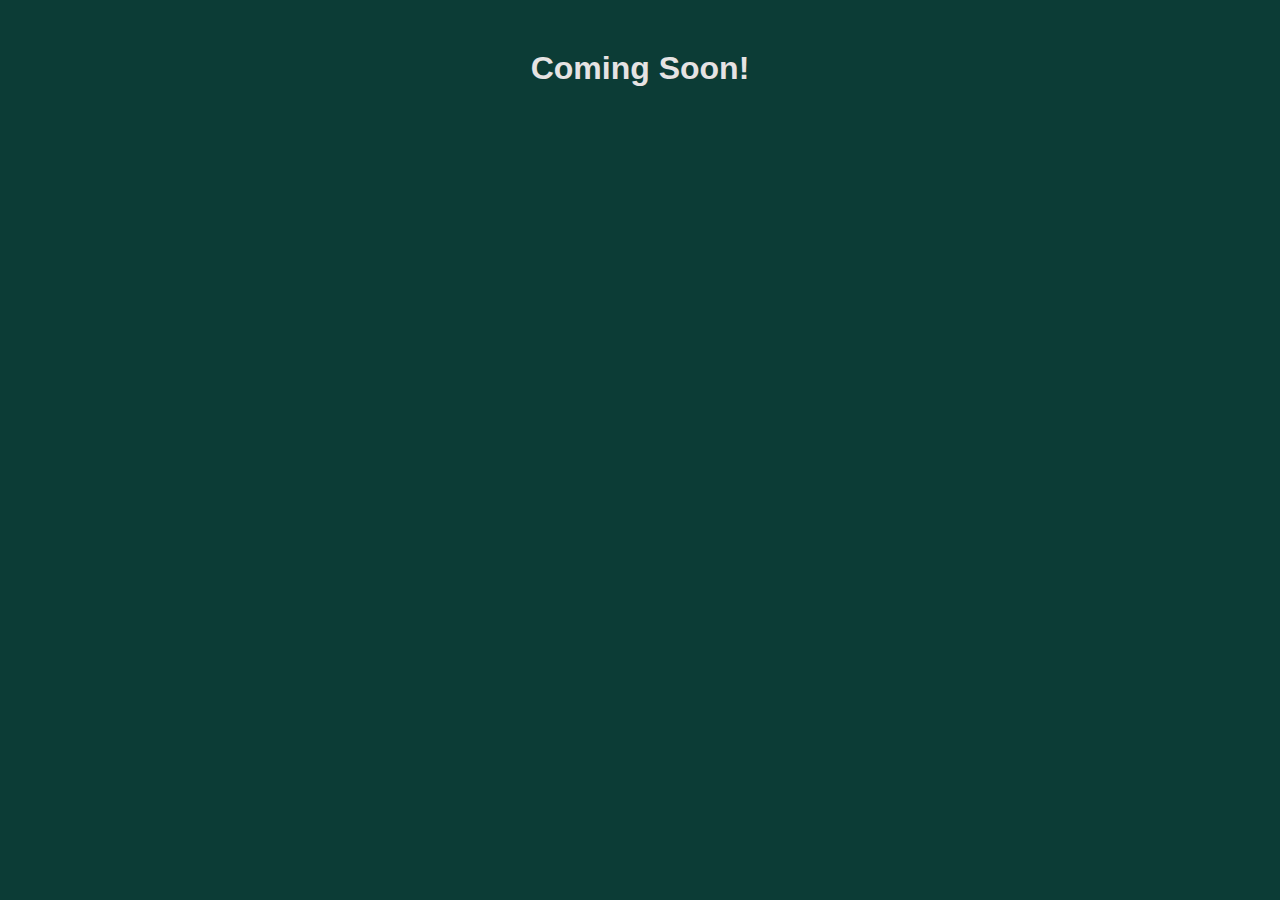
<file: apia.html>
<!DOCTYPE html>
<html lang="en">
<head>
    <meta charset="UTF-8">
    <meta name="viewport" content="width=device-width, initial-scale=1.0">
    <title>CCFJNT Apia</title>
    <link rel="icon" type="image/x-icon" href="./assets/CCFJNT.png" />
    <style>
        body {
            font-family: Arial, sans-serif;
            text-align: center;
            margin-top: 50px;
            background-color: #0c3c36;
        }
        h1 {
            color: #e6e3e3;
        }
    </style>
</head>
<body>
    <h1>Coming Soon!</h1>
</body>
</html>
</file>
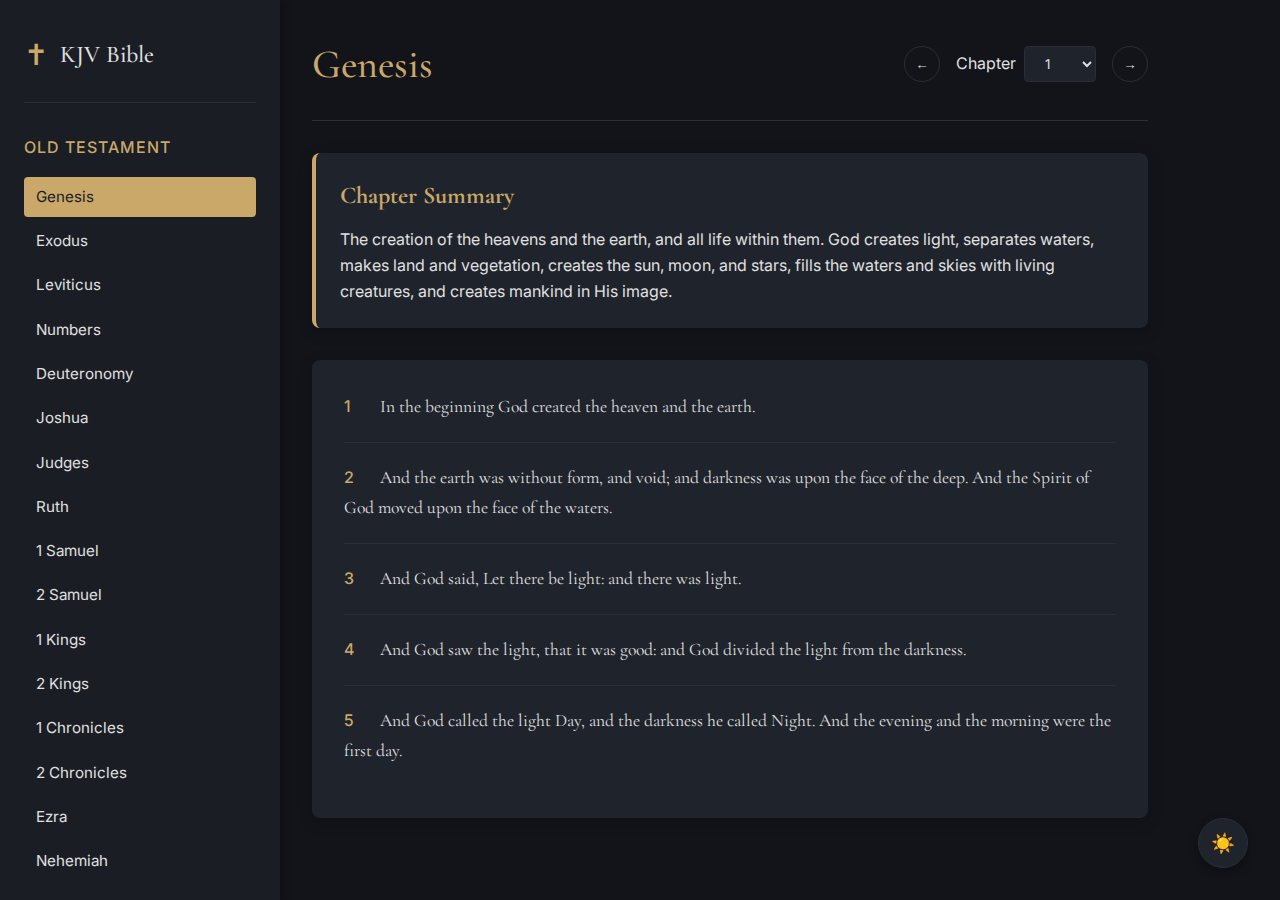
<file: BS.html>
<!DOCTYPE html>
<html lang="en">
<head>
    <meta charset="UTF-8">
    <meta name="viewport" content="width=device-width, initial-scale=1.0">
    <title>Dark Mode KJV Bible Reader</title>
    <link rel="preconnect" href="https://fonts.googleapis.com">
    <link rel="preconnect" href="https://fonts.gstatic.com" crossorigin>
    <link href="https://fonts.googleapis.com/css2?family=Cormorant+Garamond:wght@400;500;600&family=Inter:wght@300;400;500&display=swap" rel="stylesheet">
    <style>
        :root {
            --primary: #1a1d24;
            --secondary: #8e7d5b;
            --accent: #c9a86a;
            --light: #12141a;
            --dark: #f5f5f5;
            --text: #e0e0e0;
            --text-light: #a0a0a0;
            --border: #2a2e38;
            --card-bg: #1f232b;
        }

        * {
            margin: 0;
            padding: 0;
            box-sizing: border-box;
        }

        body {
            font-family: 'Inter', sans-serif;
            color: var(--text);
            background-color: var(--light);
            line-height: 1.6;
        }

        .container {
            display: flex;
            min-height: 100vh;
        }

        /* Sidebar Styles */
        .sidebar {
            width: 280px;
            background-color: var(--primary);
            color: var(--text);
            padding: 2rem 1.5rem;
            overflow-y: auto;
            position: fixed;
            height: 100vh;
            transition: transform 0.3s ease;
            z-index: 100;
            box-shadow: 2px 0 10px rgba(0, 0, 0, 0.3);
        }

        .logo {
            display: flex;
            align-items: center;
            margin-bottom: 2rem;
            padding-bottom: 1.5rem;
            border-bottom: 1px solid var(--border);
        }

        .logo-icon {
            font-size: 1.8rem;
            margin-right: 0.75rem;
            color: var(--accent);
        }

        .logo h1 {
            font-family: 'Cormorant Garamond', serif;
            font-size: 1.5rem;
            font-weight: 500;
        }

        .testament {
            margin-bottom: 1.5rem;
        }

        .testament h2 {
            font-size: 1rem;
            font-weight: 500;
            text-transform: uppercase;
            letter-spacing: 1px;
            margin-bottom: 1rem;
            color: var(--accent);
        }

        .books-list {
            list-style: none;
        }

        .book-item {
            padding: 0.5rem 0.75rem;
            margin-bottom: 0.25rem;
            border-radius: 4px;
            cursor: pointer;
            transition: background-color 0.2s;
            font-size: 0.95rem;
        }

        .book-item:hover {
            background-color: rgba(255, 255, 255, 0.05);
        }

        .book-item.active {
            background-color: var(--accent);
            color: var(--primary);
        }

        /* Main Content Styles */
        .main-content {
            flex: 1;
            margin-left: 280px;
            padding: 2rem;
            max-width: 900px;
        }

        .header {
            display: flex;
            justify-content: space-between;
            align-items: center;
            margin-bottom: 2rem;
            padding-bottom: 1.5rem;
            border-bottom: 1px solid var(--border);
        }

        .book-title {
            font-family: 'Cormorant Garamond', serif;
            font-size: 2.5rem;
            font-weight: 500;
            color: var(--accent);
        }

        .chapter-nav {
            display: flex;
            align-items: center;
            gap: 1rem;
        }

        .chapter-selector {
            display: flex;
            align-items: center;
            gap: 0.5rem;
        }

        .chapter-selector select {
            padding: 0.5rem 1rem;
            border: 1px solid var(--border);
            border-radius: 4px;
            background-color: var(--card-bg);
            font-family: 'Inter', sans-serif;
            color: var(--text);
        }

        .nav-btn {
            background: none;
            border: 1px solid var(--border);
            width: 36px;
            height: 36px;
            border-radius: 50%;
            display: flex;
            align-items: center;
            justify-content: center;
            cursor: pointer;
            transition: all 0.2s;
            color: var(--text);
        }

        .nav-btn:hover {
            background-color: var(--accent);
            color: var(--primary);
            border-color: var(--accent);
        }

        .chapter-content {
            margin-top: 1.5rem;
        }

        .chapter-summary {
            background-color: var(--card-bg);
            padding: 1.5rem;
            border-radius: 8px;
            box-shadow: 0 4px 15px rgba(0, 0, 0, 0.2);
            margin-bottom: 2rem;
            border-left: 4px solid var(--accent);
        }

        .summary-title {
            font-family: 'Cormorant Garamond', serif;
            font-size: 1.5rem;
            margin-bottom: 0.75rem;
            color: var(--accent);
        }

        .verses-container {
            background-color: var(--card-bg);
            padding: 2rem;
            border-radius: 8px;
            box-shadow: 0 4px 15px rgba(0, 0, 0, 0.2);
        }

        .verse {
            margin-bottom: 1.25rem;
            padding-bottom: 1.25rem;
            border-bottom: 1px solid var(--border);
        }

        .verse:last-child {
            margin-bottom: 0;
            border-bottom: none;
        }

        .verse-number {
            display: inline-block;
            font-weight: 500;
            color: var(--accent);
            margin-right: 0.5rem;
            min-width: 1.5rem;
        }

        .verse-text {
            font-size: 1.1rem;
            line-height: 1.7;
            font-family: 'Cormorant Garamond', serif;
        }

        .mobile-menu-btn {
            display: none;
            background: none;
            border: none;
            font-size: 1.5rem;
            cursor: pointer;
            color: var(--text);
        }

        /* Responsive Styles */
        @media (max-width: 768px) {
            .sidebar {
                transform: translateX(-100%);
            }

            .sidebar.open {
                transform: translateX(0);
            }

            .main-content {
                margin-left: 0;
                padding: 1.5rem;
            }

            .header {
                flex-direction: column;
                align-items: flex-start;
                gap: 1rem;
            }

            .mobile-menu-btn {
                display: block;
                position: absolute;
                top: 1.5rem;
                left: 1.5rem;
            }

            .book-title {
                margin-top: 2.5rem;
                font-size: 2rem;
            }

            .chapter-nav {
                width: 100%;
                justify-content: space-between;
            }
        }

        /* Loading Animation */
        .loading {
            display: flex;
            justify-content: center;
            align-items: center;
            height: 200px;
        }

        .spinner {
            width: 40px;
            height: 40px;
            border: 4px solid rgba(255, 255, 255, 0.1);
            border-left-color: var(--accent);
            border-radius: 50%;
            animation: spin 1s linear infinite;
        }

        @keyframes spin {
            to {
                transform: rotate(360deg);
            }
        }

        /* Theme Toggle */
        .theme-toggle {
            position: fixed;
            bottom: 2rem;
            right: 2rem;
            background-color: var(--card-bg);
            border: 1px solid var(--border);
            width: 50px;
            height: 50px;
            border-radius: 50%;
            display: flex;
            align-items: center;
            justify-content: center;
            cursor: pointer;
            box-shadow: 0 4px 10px rgba(0, 0, 0, 0.3);
            z-index: 1000;
            transition: all 0.3s;
        }

        .theme-toggle:hover {
            transform: scale(1.1);
        }

        .theme-icon {
            font-size: 1.2rem;
        }
    </style>
</head>
<body>
    <div class="container">
        <!-- Sidebar with Bible Books -->
        <aside class="sidebar" id="sidebar">
            <div class="logo">
                <span class="logo-icon">✝</span>
                <h1>KJV Bible</h1>
            </div>
            
            <div class="testament">
                <h2>Old Testament</h2>
                <ul class="books-list" id="old-testament-books">
                    <!-- Old Testament books will be populated by JavaScript -->
                </ul>
            </div>
            
            <div class="testament">
                <h2>New Testament</h2>
                <ul class="books-list" id="new-testament-books">
                    <!-- New Testament books will be populated by JavaScript -->
                </ul>
            </div>
        </aside>
        
        <!-- Main Content Area -->
        <main class="main-content">
            <button class="mobile-menu-btn" id="mobile-menu-btn">☰</button>
            
            <div class="header">
                <h2 class="book-title" id="current-book">Genesis</h2>
                <div class="chapter-nav">
                    <button class="nav-btn" id="prev-chapter">←</button>
                    <div class="chapter-selector">
                        <span>Chapter</span>
                        <select id="chapter-select">
                            <!-- Chapters will be populated by JavaScript -->
                        </select>
                    </div>
                    <button class="nav-btn" id="next-chapter">→</button>
                </div>
            </div>
            
            <div class="chapter-content">
                <div class="chapter-summary">
                    <h3 class="summary-title">Chapter Summary</h3>
                    <p id="summary-text">Loading summary...</p>
                </div>
                
                <div class="verses-container" id="verses-container">
                    <div class="loading">
                        <div class="spinner"></div>
                    </div>
                </div>
            </div>
        </main>

        <!-- Theme Toggle Button -->
        <div class="theme-toggle" id="theme-toggle">
            <span class="theme-icon">☀️</span>
        </div>
    </div>

    <script>
        // Bible data structure
        const bibleData = {
            books: [
                // Old Testament
                { name: "Genesis", chapters: 50, testament: "old" },
                { name: "Exodus", chapters: 40, testament: "old" },
                { name: "Leviticus", chapters: 27, testament: "old" },
                { name: "Numbers", chapters: 36, testament: "old" },
                { name: "Deuteronomy", chapters: 34, testament: "old" },
                { name: "Joshua", chapters: 24, testament: "old" },
                { name: "Judges", chapters: 21, testament: "old" },
                { name: "Ruth", chapters: 4, testament: "old" },
                { name: "1 Samuel", chapters: 31, testament: "old" },
                { name: "2 Samuel", chapters: 24, testament: "old" },
                { name: "1 Kings", chapters: 22, testament: "old" },
                { name: "2 Kings", chapters: 25, testament: "old" },
                { name: "1 Chronicles", chapters: 29, testament: "old" },
                { name: "2 Chronicles", chapters: 36, testament: "old" },
                { name: "Ezra", chapters: 10, testament: "old" },
                { name: "Nehemiah", chapters: 13, testament: "old" },
                { name: "Esther", chapters: 10, testament: "old" },
                { name: "Job", chapters: 42, testament: "old" },
                { name: "Psalms", chapters: 150, testament: "old" },
                { name: "Proverbs", chapters: 31, testament: "old" },
                { name: "Ecclesiastes", chapters: 12, testament: "old" },
                { name: "Song of Solomon", chapters: 8, testament: "old" },
                { name: "Isaiah", chapters: 66, testament: "old" },
                { name: "Jeremiah", chapters: 52, testament: "old" },
                { name: "Lamentations", chapters: 5, testament: "old" },
                { name: "Ezekiel", chapters: 48, testament: "old" },
                { name: "Daniel", chapters: 12, testament: "old" },
                { name: "Hosea", chapters: 14, testament: "old" },
                { name: "Joel", chapters: 3, testament: "old" },
                { name: "Amos", chapters: 9, testament: "old" },
                { name: "Obadiah", chapters: 1, testament: "old" },
                { name: "Jonah", chapters: 4, testament: "old" },
                { name: "Micah", chapters: 7, testament: "old" },
                { name: "Nahum", chapters: 3, testament: "old" },
                { name: "Habakkuk", chapters: 3, testament: "old" },
                { name: "Zephaniah", chapters: 3, testament: "old" },
                { name: "Haggai", chapters: 2, testament: "old" },
                { name: "Zechariah", chapters: 14, testament: "old" },
                { name: "Malachi", chapters: 4, testament: "old" },
                
                // New Testament
                { name: "Matthew", chapters: 28, testament: "new" },
                { name: "Mark", chapters: 16, testament: "new" },
                { name: "Luke", chapters: 24, testament: "new" },
                { name: "John", chapters: 21, testament: "new" },
                { name: "Acts", chapters: 28, testament: "new" },
                { name: "Romans", chapters: 16, testament: "new" },
                { name: "1 Corinthians", chapters: 16, testament: "new" },
                { name: "2 Corinthians", chapters: 13, testament: "new" },
                { name: "Galatians", chapters: 6, testament: "new" },
                { name: "Ephesians", chapters: 6, testament: "new" },
                { name: "Philippians", chapters: 4, testament: "new" },
                { name: "Colossians", chapters: 4, testament: "new" },
                { name: "1 Thessalonians", chapters: 5, testament: "new" },
                { name: "2 Thessalonians", chapters: 3, testament: "new" },
                { name: "1 Timothy", chapters: 6, testament: "new" },
                { name: "2 Timothy", chapters: 4, testament: "new" },
                { name: "Titus", chapters: 3, testament: "new" },
                { name: "Philemon", chapters: 1, testament: "new" },
                { name: "Hebrews", chapters: 13, testament: "new" },
                { name: "James", chapters: 5, testament: "new" },
                { name: "1 Peter", chapters: 5, testament: "new" },
                { name: "2 Peter", chapters: 3, testament: "new" },
                { name: "1 John", chapters: 5, testament: "new" },
                { name: "2 John", chapters: 1, testament: "new" },
                { name: "3 John", chapters: 1, testament: "new" },
                { name: "Jude", chapters: 1, testament: "new" },
                { name: "Revelation", chapters: 22, testament: "new" }
            ]
        };

        // Sample chapter summaries (in a real app, these would come from a database)
        const chapterSummaries = {
            "Genesis 1": "The creation of the heavens and the earth, and all life within them. God creates light, separates waters, makes land and vegetation, creates the sun, moon, and stars, fills the waters and skies with living creatures, and creates mankind in His image.",
            "Genesis 2": "God rests on the seventh day. The creation of Adam and Eve, the Garden of Eden, and the tree of knowledge of good and evil. God gives Adam dominion over the garden and creates Eve as his companion.",
            "Genesis 3": "The fall of man. The serpent tempts Eve, who eats the forbidden fruit and gives some to Adam. Their eyes are opened, they realize their nakedness, and God pronounces judgments on the serpent, Eve, and Adam before banishing them from Eden.",
            "John 1": "The divinity of Jesus Christ as the Word made flesh. John the Baptist testifies of Jesus as the Lamb of God. Jesus calls His first disciples and reveals His knowledge of Nathanael.",
            "John 3": "Jesus teaches Nicodemus about being born again. John the Baptist testifies again about Jesus. Famous verse: 'For God so loved the world, that he gave his only begotten Son...'",
            "Matthew 5": "The beginning of the Sermon on the Mount, including the Beatitudes. Jesus teaches about being salt and light, fulfilling the law, anger, adultery, divorce, oaths, and loving enemies."
        };

        // Sample verse data (in a real app, this would come from an API)
        const sampleVerses = {
            "Genesis 1": [
                { number: 1, text: "In the beginning God created the heaven and the earth." },
                { number: 2, text: "And the earth was without form, and void; and darkness was upon the face of the deep. And the Spirit of God moved upon the face of the waters." },
                { number: 3, text: "And God said, Let there be light: and there was light." },
                { number: 4, text: "And God saw the light, that it was good: and God divided the light from the darkness." },
                { number: 5, text: "And God called the light Day, and the darkness he called Night. And the evening and the morning were the first day." }
            ],
            "John 3": [
                { number: 1, text: "There was a man of the Pharisees, named Nicodemus, a ruler of the Jews:" },
                { number: 2, text: "The same came to Jesus by night, and said unto him, Rabbi, we know that thou art a teacher come from God: for no man can do these miracles that thou doest, except God be with him." },
                { number: 3, text: "Jesus answered and said unto him, Verily, verily, I say unto thee, Except a man be born again, he cannot see the kingdom of God." },
                { number: 4, text: "Nicodemus saith unto him, How can a man be born when he is old? can he enter the second time into his mother's womb, and be born?" },
                { number: 5, text: "Jesus answered, Verily, verily, I say unto thee, Except a man be born of water and of the Spirit, he cannot enter into the kingdom of God." },
                { number: 16, text: "For God so loved the world, that he gave his only begotten Son, that whosoever believeth in him should not perish, but have everlasting life." }
            ]
        };

        // Current state
        let currentBook = "Genesis";
        let currentChapter = 1;

        // DOM elements
        const oldTestamentBooks = document.getElementById('old-testament-books');
        const newTestamentBooks = document.getElementById('new-testament-books');
        const currentBookElement = document.getElementById('current-book');
        const chapterSelect = document.getElementById('chapter-select');
        const prevChapterBtn = document.getElementById('prev-chapter');
        const nextChapterBtn = document.getElementById('next-chapter');
        const summaryText = document.getElementById('summary-text');
        const versesContainer = document.getElementById('verses-container');
        const mobileMenuBtn = document.getElementById('mobile-menu-btn');
        const sidebar = document.getElementById('sidebar');
        const themeToggle = document.getElementById('theme-toggle');
        const themeIcon = document.querySelector('.theme-icon');

        // Initialize the page
        function init() {
            populateBookLists();
            setupEventListeners();
            loadBook(currentBook, currentChapter);
        }

        // Populate the book lists in the sidebar
        function populateBookLists() {
            bibleData.books.forEach(book => {
                const listItem = document.createElement('li');
                listItem.className = 'book-item';
                listItem.textContent = book.name;
                listItem.dataset.book = book.name;
                
                listItem.addEventListener('click', () => {
                    loadBook(book.name, 1);
                    // Close mobile menu if open
                    if (window.innerWidth <= 768) {
                        sidebar.classList.remove('open');
                    }
                });
                
                if (book.testament === 'old') {
                    oldTestamentBooks.appendChild(listItem);
                } else {
                    newTestamentBooks.appendChild(listItem);
                }
            });
        }

        // Set up event listeners
        function setupEventListeners() {
            chapterSelect.addEventListener('change', (e) => {
                currentChapter = parseInt(e.target.value);
                loadBook(currentBook, currentChapter);
            });
            
            prevChapterBtn.addEventListener('click', () => {
                if (currentChapter > 1) {
                    currentChapter--;
                    chapterSelect.value = currentChapter;
                    loadBook(currentBook, currentChapter);
                }
            });
            
            nextChapterBtn.addEventListener('click', () => {
                const currentBookData = bibleData.books.find(book => book.name === currentBook);
                if (currentChapter < currentBookData.chapters) {
                    currentChapter++;
                    chapterSelect.value = currentChapter;
                    loadBook(currentBook, currentChapter);
                }
            });
            
            mobileMenuBtn.addEventListener('click', () => {
                sidebar.classList.toggle('open');
            });
            
            // Theme toggle functionality
            themeToggle.addEventListener('click', toggleTheme);
        }

        // Toggle between dark and light mode
        function toggleTheme() {
            // This would toggle between dark and light mode
            // For now, we'll just show an alert since we're already in dark mode
            alert("You're already in dark mode! In a complete implementation, this would toggle to light mode.");
        }

        // Load a book and chapter
        function loadBook(bookName, chapter) {
            currentBook = bookName;
            currentChapter = chapter;
            
            // Update UI
            currentBookElement.textContent = bookName;
            updateChapterSelector(bookName);
            chapterSelect.value = chapter;
            
            // Update active book in sidebar
            document.querySelectorAll('.book-item').forEach(item => {
                item.classList.remove('active');
                if (item.dataset.book === bookName) {
                    item.classList.add('active');
                }
            });
            
            // Load chapter content
            loadChapterContent(bookName, chapter);
        }

        // Update the chapter selector based on the current book
        function updateChapterSelector(bookName) {
            const book = bibleData.books.find(b => b.name === bookName);
            chapterSelect.innerHTML = '';
            
            for (let i = 1; i <= book.chapters; i++) {
                const option = document.createElement('option');
                option.value = i;
                option.textContent = i;
                chapterSelect.appendChild(option);
            }
        }

        // Load chapter content (summary and verses)
        function loadChapterContent(bookName, chapter) {
            const chapterKey = `${bookName} ${chapter}`;
            
            // Show loading state
            versesContainer.innerHTML = '<div class="loading"><div class="spinner"></div></div>';
            
            // Simulate API delay
            setTimeout(() => {
                // Update summary
                summaryText.textContent = chapterSummaries[chapterKey] || `Summary for ${chapterKey} will be displayed here.`;
                
                // Update verses
                displayVerses(bookName, chapter);
            }, 500);
        }

        // Display verses for the current chapter
        function displayVerses(bookName, chapter) {
            const chapterKey = `${bookName} ${chapter}`;
            const verses = sampleVerses[chapterKey] || [
                { number: 1, text: `Sample verse from ${chapterKey}. In a real implementation, this would be fetched from a Bible API.` },
                { number: 2, text: "The King James Version (KJV) is an English translation of the Christian Bible for the Church of England." },
                { number: 3, text: "This elegant dark mode interface provides a comfortable reading experience while preserving the classic language of the KJV." }
            ];
            
            let versesHTML = '';
            verses.forEach(verse => {
                versesHTML += `
                    <div class="verse">
                        <span class="verse-number">${verse.number}</span>
                        <span class="verse-text">${verse.text}</span>
                    </div>
                `;
            });
            
            versesContainer.innerHTML = versesHTML;
        }

        // Initialize the app when the page loads
        document.addEventListener('DOMContentLoaded', init);
    </script>
</body>
</html>
</file>
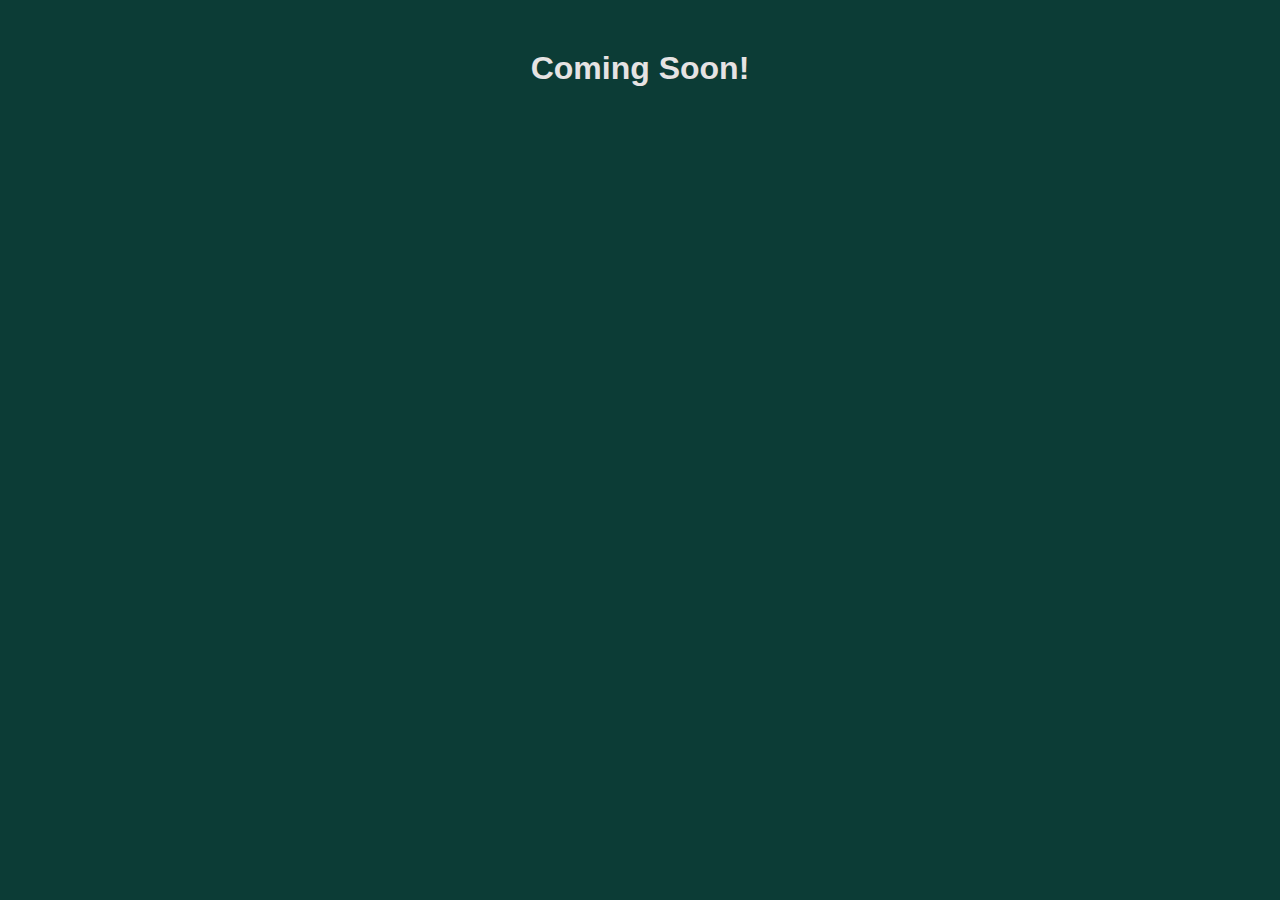
<file: calawis.html>
<!DOCTYPE html>
<html lang="en">
<head>
    <meta charset="UTF-8">
    <meta name="viewport" content="width=device-width, initial-scale=1.0">
    <title>CCFJNT Calawis</title>
    <link rel="icon" type="image/x-icon" href="./assets/CCFJNT.png" />
    <style>
        body {
            font-family: Arial, sans-serif;
            text-align: center;
            margin-top: 50px;
            background-color: #0c3c36;
        }
        h1 {
            color: #e6e3e3;
        }
    </style>
</head>
<body>
    <h1>Coming Soon!</h1>
</body>
</html>
</file>
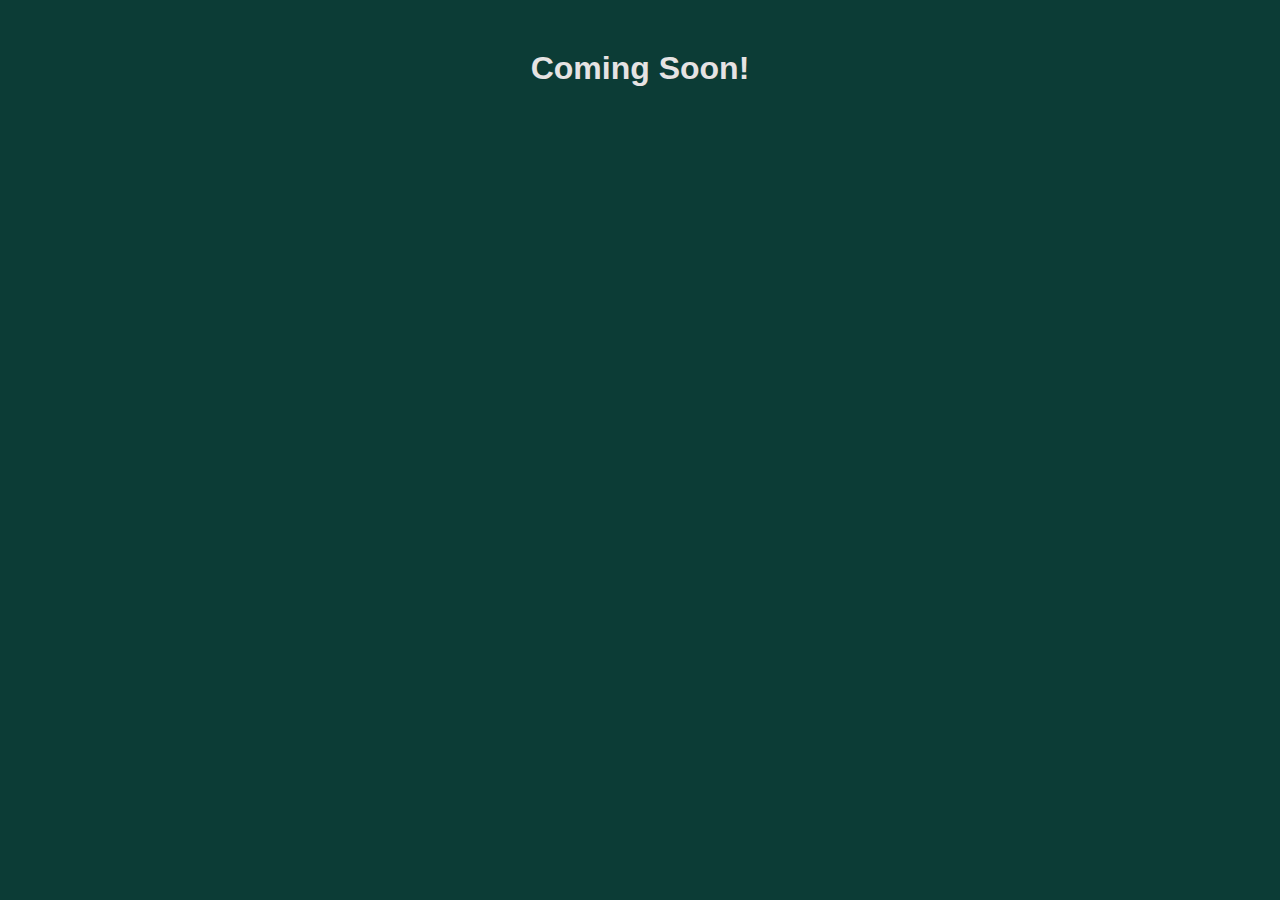
<file: cupang.html>
<!DOCTYPE html>
<html lang="en">
<head>
    <meta charset="UTF-8">
    <meta name="viewport" content="width=device-width, initial-scale=1.0">
    <title>CCFJNT Cupang</title>
    <link rel="icon" type="image/x-icon" href="./assets/CCFJNT.png" />
    <style>
        body {
            font-family: Arial, sans-serif;
            text-align: center;
            margin-top: 50px;
            background-color: #0c3c36;
        }
        h1 {
            color: #e6e3e3;
        }
    </style>
</head>
<body>
    <h1>Coming Soon!</h1>
</body>
</html>
</file>
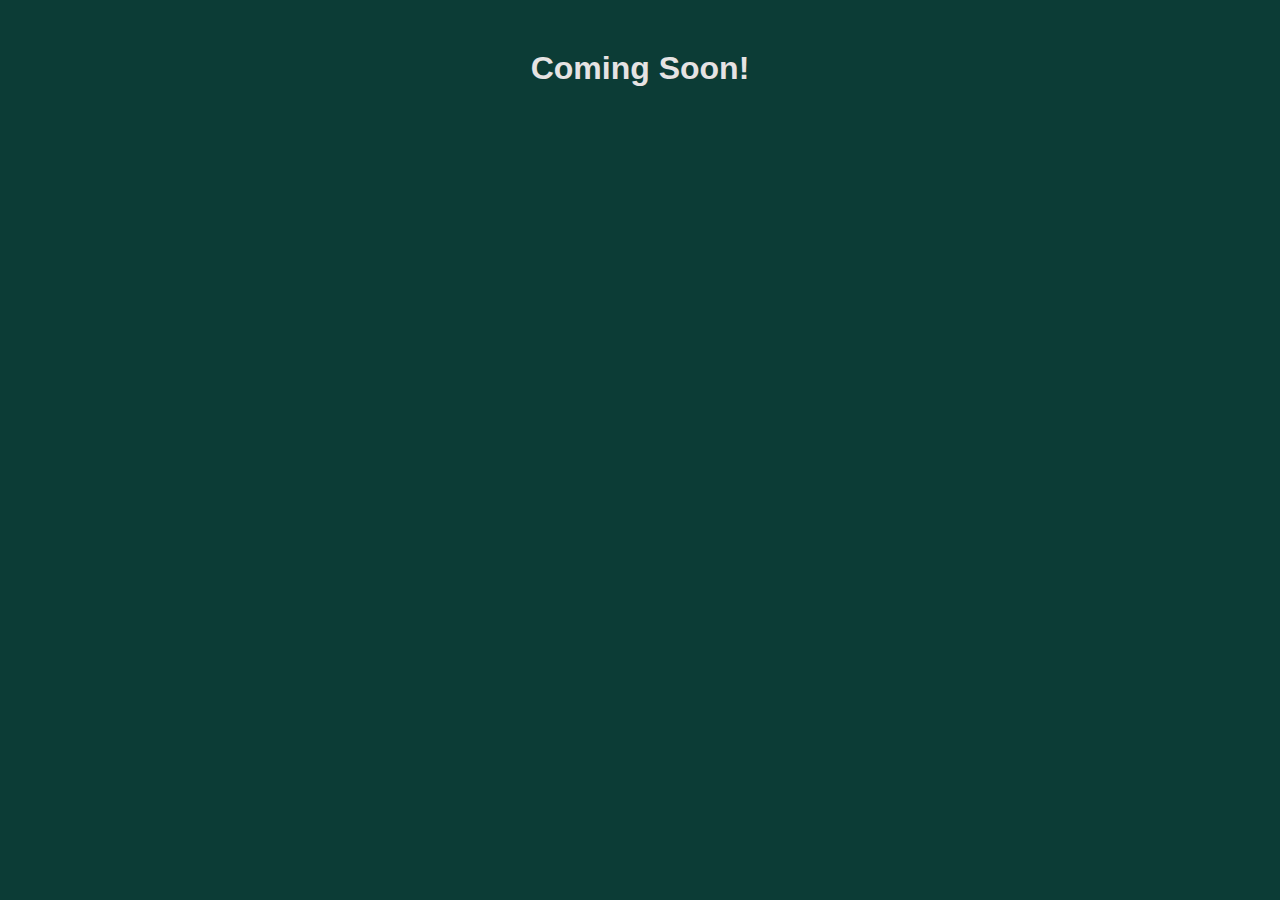
<file: ipo.html>
<!DOCTYPE html>
<html lang="en">
<head>
    <meta charset="UTF-8">
    <meta name="viewport" content="width=device-width, initial-scale=1.0">
    <title>CCFJNT Ipo</title>
    <link rel="icon" type="image/x-icon" href="./assets/CCFJNT.png" />
    <style>
        body {
            font-family: Arial, sans-serif;
            text-align: center;
            margin-top: 50px;
            background-color: #0c3c36;
        }
        h1 {
            color: #e6e3e3;
        }
    </style>
</head>
<body>
    <h1>Coming Soon!</h1>
</body>
</html>
</file>
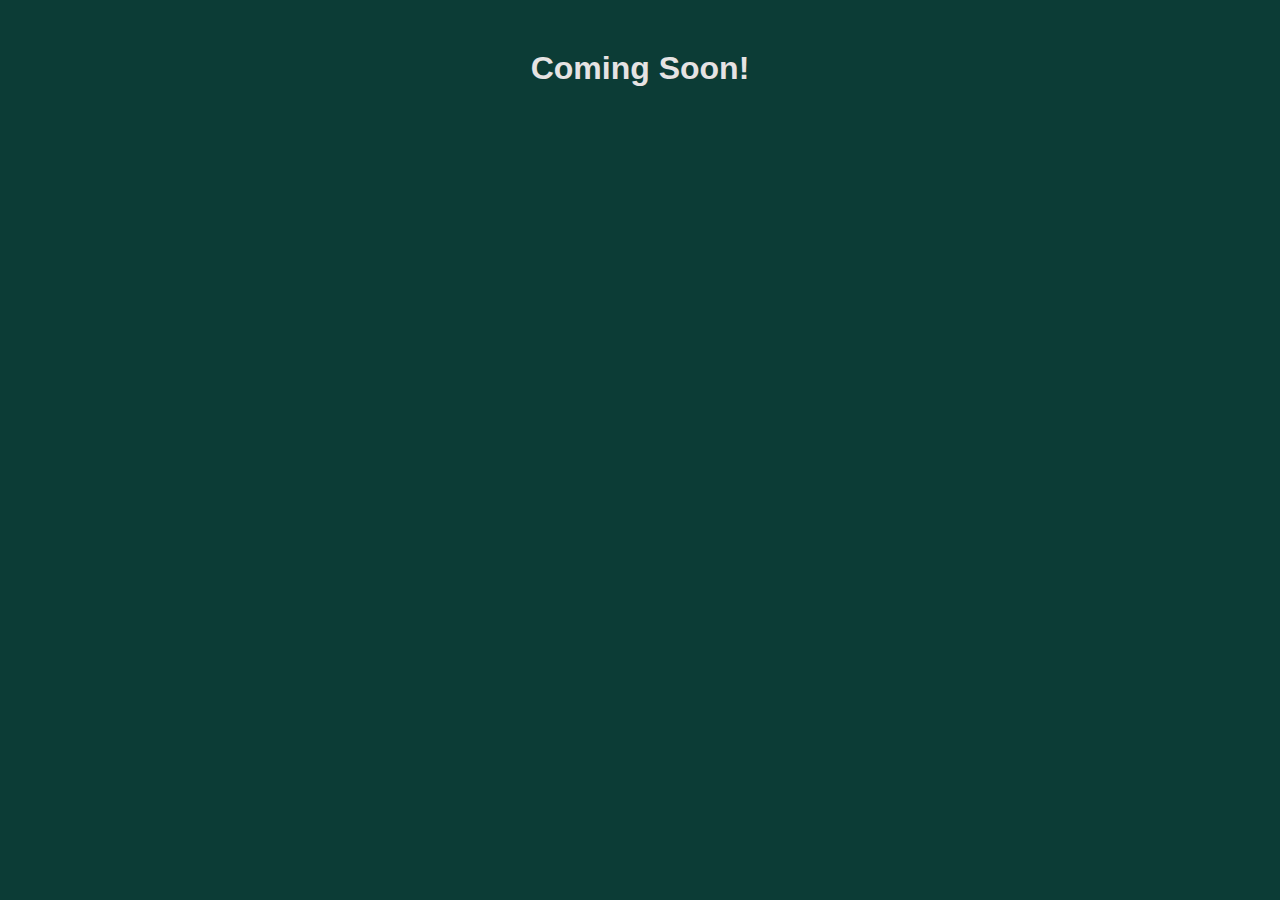
<file: malanday.html>
<!DOCTYPE html>
<html lang="en">
<head>
    <meta charset="UTF-8">
    <meta name="viewport" content="width=device-width, initial-scale=1.0">
    <title>CCFJNT Malanday</title>
    <link rel="icon" type="image/x-icon" href="./assets/CCFJNT.png" />
    <style>
        body {
            font-family: Arial, sans-serif;
            text-align: center;
            margin-top: 50px;
            background-color: #0c3c36;
        }
        h1 {
            color: #e6e3e3;
        }
    </style>
</head>
<body>
    <h1>Coming Soon!</h1>
</body>
</html>
</file>
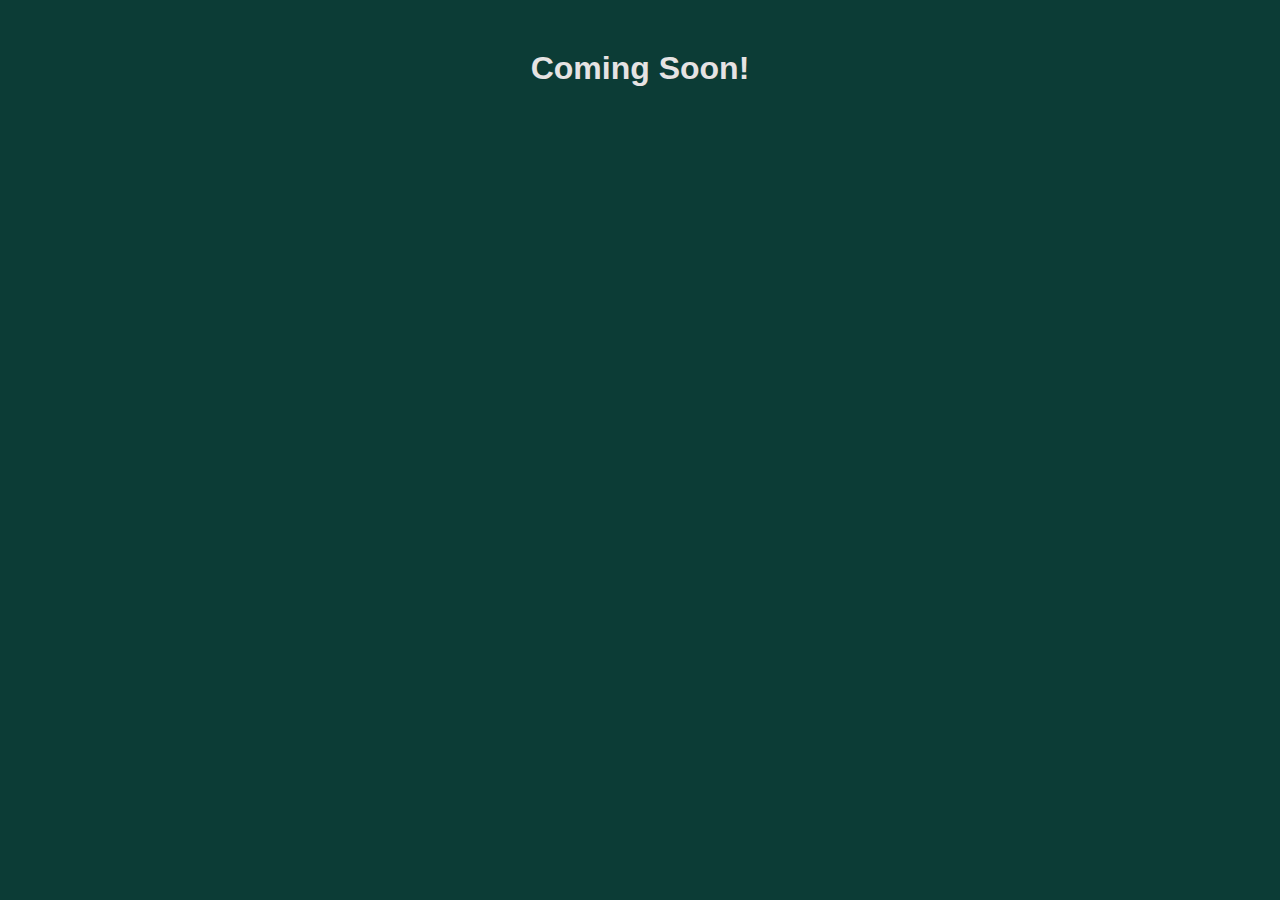
<file: puray.html>
<!DOCTYPE html>
<html lang="en">
<head>
    <meta charset="UTF-8">
    <meta name="viewport" content="width=device-width, initial-scale=1.0">
    <title>CCFJNT Puray</title>
    <link rel="icon" type="image/x-icon" href="./assets/CCFJNT.png" />
    <style>
        body {
            font-family: Arial, sans-serif;
            text-align: center;
            margin-top: 50px;
            background-color: #0c3c36;
        }
        h1 {
            color: #e6e3e3;
        }
    </style>
</head>
<body>
    <h1>Coming Soon!</h1>
</body>
</html>
</file>
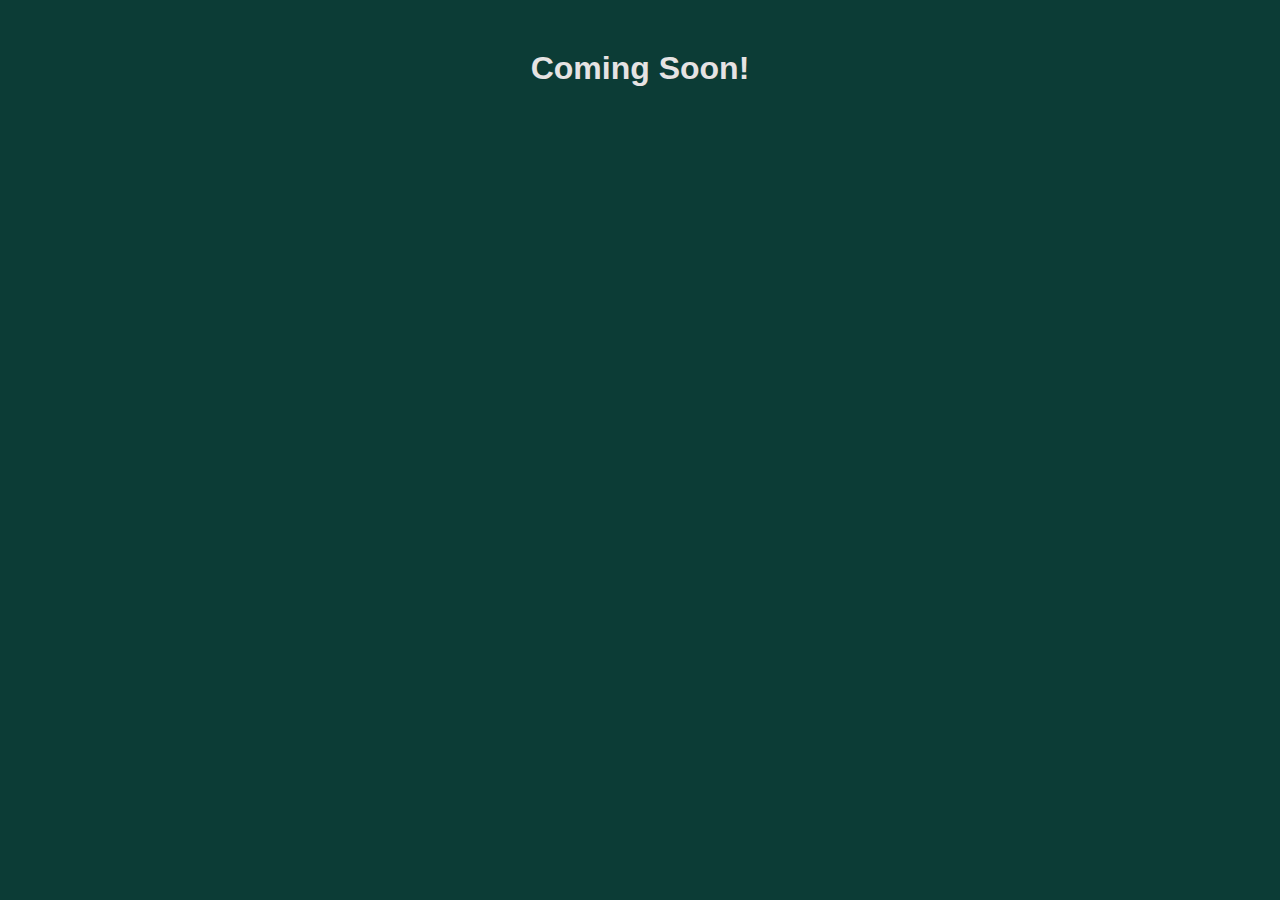
<file: sanrafael.html>
<!DOCTYPE html>
<html lang="en">
<head>
    <meta charset="UTF-8">
    <meta name="viewport" content="width=device-width, initial-scale=1.0">
    <title>CCFJNT San Rafael</title>
    <link rel="icon" type="image/x-icon" href="./assets/CCFJNT.png" />
    <style>
        body {
            font-family: Arial, sans-serif;
            text-align: center;
            margin-top: 50px;
            background-color: #0c3c36;
        }
        h1 {
            color: #e6e3e3;
        }
    </style>
</head>
<body>
    <h1>Coming Soon!</h1>
</body>
</html>
</file>
